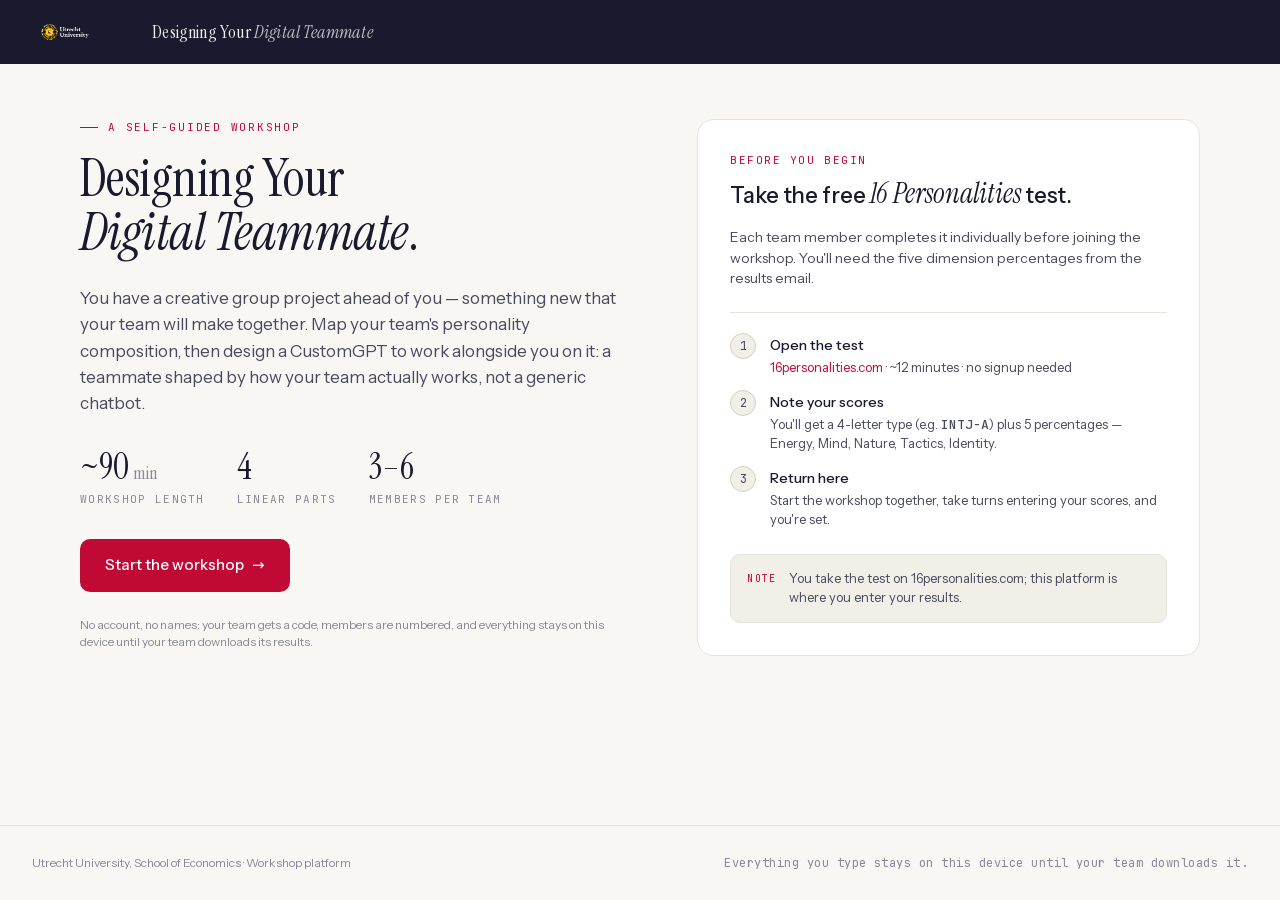
<file: index.html>
<!DOCTYPE html>
<html lang="en">
<head>
  <meta charset="utf-8">
  <!-- The workshop runs on one shared (desktop) screen; phones render the
       1280px layout zoomed out rather than a broken reflow. -->
  <meta name="viewport" content="width=1280">
  <meta name="description" content="Workshop platform: map your team's personality composition, then design a CustomGPT that fits your team. Utrecht University, School of Economics.">
  <!-- Research tool for invited participants — keep out of search engines. -->
  <meta name="robots" content="noindex">
  <title>Designing Your Digital Teammate — Workshop Platform</title>
  <link rel="icon" type="image/svg+xml" href="assets/favicon.svg">
  <link rel="stylesheet" href="css/styles.css">
</head>
<body>
  <div id="root"></div>
  <noscript>
    <div style="max-width:520px;margin:80px auto;font-family:system-ui,sans-serif;text-align:center;color:#1A1A2E">
      <h1 style="font-size:22px">This workshop needs JavaScript</h1>
      <p>Please enable JavaScript (or use another browser) and reload the page.</p>
    </div>
  </noscript>

  <!-- Vendored libraries (self-hosted: the page makes no external requests) -->
  <script src="js/vendor/react.production.min.js"></script>
  <script src="js/vendor/react-dom.production.min.js"></script>
  <script src="js/vendor/qrcode.js"></script>
  <script src="js/vendor/babel.min.js"></script>

  <!-- App modules: JSX, compiled in the browser by Babel (no build step).
       Order matters — later files use globals defined by earlier ones. -->
  <script type="text/babel" src="js/config.js"></script>
  <script type="text/babel" src="js/constants.js"></script>
  <script type="text/babel" src="js/storage.js"></script>
  <script type="text/babel" src="js/onboarding.js"></script>
  <script type="text/babel" src="js/team-profile.js"></script>
  <script type="text/babel" src="js/design-canvas.js"></script>
  <script type="text/babel" src="js/evaluate.js"></script>
  <script type="text/babel" src="js/export.js"></script>
  <script type="text/babel" src="js/handoff.js"></script>
  <script type="text/babel" src="js/app.js"></script>
</body>
</html>
</file>
<file: css/styles.css>
/* ============================================================
   Designing Your Digital Teammate — stylesheet
   Part 1: self-hosted fonts (Instrument Sans / Instrument Serif /
           JetBrains Mono, subset woff2 files in assets/fonts/)
   Part 2: design tokens + app styles
   ============================================================ */

/* latin-ext */
@font-face {
  font-family: 'Instrument Sans';
  font-style: italic;
  font-weight: 400;
  font-stretch: 100%;
  font-display: swap;
  src: url("../assets/fonts/instrument-sans-italic-latin-ext.woff2") format('woff2');
  unicode-range: U+0100-02BA, U+02BD-02C5, U+02C7-02CC, U+02CE-02D7, U+02DD-02FF, U+0304, U+0308, U+0329, U+1D00-1DBF, U+1E00-1E9F, U+1EF2-1EFF, U+2020, U+20A0-20AB, U+20AD-20C0, U+2113, U+2C60-2C7F, U+A720-A7FF;
}
/* latin */
@font-face {
  font-family: 'Instrument Sans';
  font-style: italic;
  font-weight: 400;
  font-stretch: 100%;
  font-display: swap;
  src: url("../assets/fonts/instrument-sans-italic-latin.woff2") format('woff2');
  unicode-range: U+0000-00FF, U+0131, U+0152-0153, U+02BB-02BC, U+02C6, U+02DA, U+02DC, U+0304, U+0308, U+0329, U+2000-206F, U+20AC, U+2122, U+2191, U+2193, U+2212, U+2215, U+FEFF, U+FFFD;
}
/* latin-ext */
@font-face {
  font-family: 'Instrument Sans';
  font-style: normal;
  font-weight: 400;
  font-stretch: 100%;
  font-display: swap;
  src: url("../assets/fonts/instrument-sans-latin-ext.woff2") format('woff2');
  unicode-range: U+0100-02BA, U+02BD-02C5, U+02C7-02CC, U+02CE-02D7, U+02DD-02FF, U+0304, U+0308, U+0329, U+1D00-1DBF, U+1E00-1E9F, U+1EF2-1EFF, U+2020, U+20A0-20AB, U+20AD-20C0, U+2113, U+2C60-2C7F, U+A720-A7FF;
}
/* latin */
@font-face {
  font-family: 'Instrument Sans';
  font-style: normal;
  font-weight: 400;
  font-stretch: 100%;
  font-display: swap;
  src: url("../assets/fonts/instrument-sans-latin.woff2") format('woff2');
  unicode-range: U+0000-00FF, U+0131, U+0152-0153, U+02BB-02BC, U+02C6, U+02DA, U+02DC, U+0304, U+0308, U+0329, U+2000-206F, U+20AC, U+2122, U+2191, U+2193, U+2212, U+2215, U+FEFF, U+FFFD;
}
/* latin-ext */
@font-face {
  font-family: 'Instrument Sans';
  font-style: normal;
  font-weight: 500;
  font-stretch: 100%;
  font-display: swap;
  src: url("../assets/fonts/instrument-sans-latin-ext.woff2") format('woff2');
  unicode-range: U+0100-02BA, U+02BD-02C5, U+02C7-02CC, U+02CE-02D7, U+02DD-02FF, U+0304, U+0308, U+0329, U+1D00-1DBF, U+1E00-1E9F, U+1EF2-1EFF, U+2020, U+20A0-20AB, U+20AD-20C0, U+2113, U+2C60-2C7F, U+A720-A7FF;
}
/* latin */
@font-face {
  font-family: 'Instrument Sans';
  font-style: normal;
  font-weight: 500;
  font-stretch: 100%;
  font-display: swap;
  src: url("../assets/fonts/instrument-sans-latin.woff2") format('woff2');
  unicode-range: U+0000-00FF, U+0131, U+0152-0153, U+02BB-02BC, U+02C6, U+02DA, U+02DC, U+0304, U+0308, U+0329, U+2000-206F, U+20AC, U+2122, U+2191, U+2193, U+2212, U+2215, U+FEFF, U+FFFD;
}
/* latin-ext */
@font-face {
  font-family: 'Instrument Sans';
  font-style: normal;
  font-weight: 600;
  font-stretch: 100%;
  font-display: swap;
  src: url("../assets/fonts/instrument-sans-latin-ext.woff2") format('woff2');
  unicode-range: U+0100-02BA, U+02BD-02C5, U+02C7-02CC, U+02CE-02D7, U+02DD-02FF, U+0304, U+0308, U+0329, U+1D00-1DBF, U+1E00-1E9F, U+1EF2-1EFF, U+2020, U+20A0-20AB, U+20AD-20C0, U+2113, U+2C60-2C7F, U+A720-A7FF;
}
/* latin */
@font-face {
  font-family: 'Instrument Sans';
  font-style: normal;
  font-weight: 600;
  font-stretch: 100%;
  font-display: swap;
  src: url("../assets/fonts/instrument-sans-latin.woff2") format('woff2');
  unicode-range: U+0000-00FF, U+0131, U+0152-0153, U+02BB-02BC, U+02C6, U+02DA, U+02DC, U+0304, U+0308, U+0329, U+2000-206F, U+20AC, U+2122, U+2191, U+2193, U+2212, U+2215, U+FEFF, U+FFFD;
}
/* latin-ext */
@font-face {
  font-family: 'Instrument Sans';
  font-style: normal;
  font-weight: 700;
  font-stretch: 100%;
  font-display: swap;
  src: url("../assets/fonts/instrument-sans-latin-ext.woff2") format('woff2');
  unicode-range: U+0100-02BA, U+02BD-02C5, U+02C7-02CC, U+02CE-02D7, U+02DD-02FF, U+0304, U+0308, U+0329, U+1D00-1DBF, U+1E00-1E9F, U+1EF2-1EFF, U+2020, U+20A0-20AB, U+20AD-20C0, U+2113, U+2C60-2C7F, U+A720-A7FF;
}
/* latin */
@font-face {
  font-family: 'Instrument Sans';
  font-style: normal;
  font-weight: 700;
  font-stretch: 100%;
  font-display: swap;
  src: url("../assets/fonts/instrument-sans-latin.woff2") format('woff2');
  unicode-range: U+0000-00FF, U+0131, U+0152-0153, U+02BB-02BC, U+02C6, U+02DA, U+02DC, U+0304, U+0308, U+0329, U+2000-206F, U+20AC, U+2122, U+2191, U+2193, U+2212, U+2215, U+FEFF, U+FFFD;
}
/* latin-ext */
@font-face {
  font-family: 'Instrument Serif';
  font-style: italic;
  font-weight: 400;
  font-display: swap;
  src: url("../assets/fonts/instrument-serif-italic-latin-ext.woff2") format('woff2');
  unicode-range: U+0100-02BA, U+02BD-02C5, U+02C7-02CC, U+02CE-02D7, U+02DD-02FF, U+0304, U+0308, U+0329, U+1D00-1DBF, U+1E00-1E9F, U+1EF2-1EFF, U+2020, U+20A0-20AB, U+20AD-20C0, U+2113, U+2C60-2C7F, U+A720-A7FF;
}
/* latin */
@font-face {
  font-family: 'Instrument Serif';
  font-style: italic;
  font-weight: 400;
  font-display: swap;
  src: url("../assets/fonts/instrument-serif-italic-latin.woff2") format('woff2');
  unicode-range: U+0000-00FF, U+0131, U+0152-0153, U+02BB-02BC, U+02C6, U+02DA, U+02DC, U+0304, U+0308, U+0329, U+2000-206F, U+20AC, U+2122, U+2191, U+2193, U+2212, U+2215, U+FEFF, U+FFFD;
}
/* latin-ext */
@font-face {
  font-family: 'Instrument Serif';
  font-style: normal;
  font-weight: 400;
  font-display: swap;
  src: url("../assets/fonts/instrument-serif-latin-ext.woff2") format('woff2');
  unicode-range: U+0100-02BA, U+02BD-02C5, U+02C7-02CC, U+02CE-02D7, U+02DD-02FF, U+0304, U+0308, U+0329, U+1D00-1DBF, U+1E00-1E9F, U+1EF2-1EFF, U+2020, U+20A0-20AB, U+20AD-20C0, U+2113, U+2C60-2C7F, U+A720-A7FF;
}
/* latin */
@font-face {
  font-family: 'Instrument Serif';
  font-style: normal;
  font-weight: 400;
  font-display: swap;
  src: url("../assets/fonts/instrument-serif-latin.woff2") format('woff2');
  unicode-range: U+0000-00FF, U+0131, U+0152-0153, U+02BB-02BC, U+02C6, U+02DA, U+02DC, U+0304, U+0308, U+0329, U+2000-206F, U+20AC, U+2122, U+2191, U+2193, U+2212, U+2215, U+FEFF, U+FFFD;
}
/* cyrillic-ext */
@font-face {
  font-family: 'JetBrains Mono';
  font-style: normal;
  font-weight: 400;
  font-display: swap;
  src: url("../assets/fonts/jetbrains-mono-cyrillic-ext.woff2") format('woff2');
  unicode-range: U+0460-052F, U+1C80-1C8A, U+20B4, U+2DE0-2DFF, U+A640-A69F, U+FE2E-FE2F;
}
/* cyrillic */
@font-face {
  font-family: 'JetBrains Mono';
  font-style: normal;
  font-weight: 400;
  font-display: swap;
  src: url("../assets/fonts/jetbrains-mono-cyrillic.woff2") format('woff2');
  unicode-range: U+0301, U+0400-045F, U+0490-0491, U+04B0-04B1, U+2116;
}
/* greek */
@font-face {
  font-family: 'JetBrains Mono';
  font-style: normal;
  font-weight: 400;
  font-display: swap;
  src: url("../assets/fonts/jetbrains-mono-greek.woff2") format('woff2');
  unicode-range: U+0370-0377, U+037A-037F, U+0384-038A, U+038C, U+038E-03A1, U+03A3-03FF;
}
/* vietnamese */
@font-face {
  font-family: 'JetBrains Mono';
  font-style: normal;
  font-weight: 400;
  font-display: swap;
  src: url("../assets/fonts/jetbrains-mono-vietnamese.woff2") format('woff2');
  unicode-range: U+0102-0103, U+0110-0111, U+0128-0129, U+0168-0169, U+01A0-01A1, U+01AF-01B0, U+0300-0301, U+0303-0304, U+0308-0309, U+0323, U+0329, U+1EA0-1EF9, U+20AB;
}
/* latin-ext */
@font-face {
  font-family: 'JetBrains Mono';
  font-style: normal;
  font-weight: 400;
  font-display: swap;
  src: url("../assets/fonts/jetbrains-mono-latin-ext.woff2") format('woff2');
  unicode-range: U+0100-02BA, U+02BD-02C5, U+02C7-02CC, U+02CE-02D7, U+02DD-02FF, U+0304, U+0308, U+0329, U+1D00-1DBF, U+1E00-1E9F, U+1EF2-1EFF, U+2020, U+20A0-20AB, U+20AD-20C0, U+2113, U+2C60-2C7F, U+A720-A7FF;
}
/* latin */
@font-face {
  font-family: 'JetBrains Mono';
  font-style: normal;
  font-weight: 400;
  font-display: swap;
  src: url("../assets/fonts/jetbrains-mono-latin.woff2") format('woff2');
  unicode-range: U+0000-00FF, U+0131, U+0152-0153, U+02BB-02BC, U+02C6, U+02DA, U+02DC, U+0304, U+0308, U+0329, U+2000-206F, U+20AC, U+2122, U+2191, U+2193, U+2212, U+2215, U+FEFF, U+FFFD;
}
/* cyrillic-ext */
@font-face {
  font-family: 'JetBrains Mono';
  font-style: normal;
  font-weight: 500;
  font-display: swap;
  src: url("../assets/fonts/jetbrains-mono-cyrillic-ext.woff2") format('woff2');
  unicode-range: U+0460-052F, U+1C80-1C8A, U+20B4, U+2DE0-2DFF, U+A640-A69F, U+FE2E-FE2F;
}
/* cyrillic */
@font-face {
  font-family: 'JetBrains Mono';
  font-style: normal;
  font-weight: 500;
  font-display: swap;
  src: url("../assets/fonts/jetbrains-mono-cyrillic.woff2") format('woff2');
  unicode-range: U+0301, U+0400-045F, U+0490-0491, U+04B0-04B1, U+2116;
}
/* greek */
@font-face {
  font-family: 'JetBrains Mono';
  font-style: normal;
  font-weight: 500;
  font-display: swap;
  src: url("../assets/fonts/jetbrains-mono-greek.woff2") format('woff2');
  unicode-range: U+0370-0377, U+037A-037F, U+0384-038A, U+038C, U+038E-03A1, U+03A3-03FF;
}
/* vietnamese */
@font-face {
  font-family: 'JetBrains Mono';
  font-style: normal;
  font-weight: 500;
  font-display: swap;
  src: url("../assets/fonts/jetbrains-mono-vietnamese.woff2") format('woff2');
  unicode-range: U+0102-0103, U+0110-0111, U+0128-0129, U+0168-0169, U+01A0-01A1, U+01AF-01B0, U+0300-0301, U+0303-0304, U+0308-0309, U+0323, U+0329, U+1EA0-1EF9, U+20AB;
}
/* latin-ext */
@font-face {
  font-family: 'JetBrains Mono';
  font-style: normal;
  font-weight: 500;
  font-display: swap;
  src: url("../assets/fonts/jetbrains-mono-latin-ext.woff2") format('woff2');
  unicode-range: U+0100-02BA, U+02BD-02C5, U+02C7-02CC, U+02CE-02D7, U+02DD-02FF, U+0304, U+0308, U+0329, U+1D00-1DBF, U+1E00-1E9F, U+1EF2-1EFF, U+2020, U+20A0-20AB, U+20AD-20C0, U+2113, U+2C60-2C7F, U+A720-A7FF;
}
/* latin */
@font-face {
  font-family: 'JetBrains Mono';
  font-style: normal;
  font-weight: 500;
  font-display: swap;
  src: url("../assets/fonts/jetbrains-mono-latin.woff2") format('woff2');
  unicode-range: U+0000-00FF, U+0131, U+0152-0153, U+02BB-02BC, U+02C6, U+02DA, U+02DC, U+0304, U+0308, U+0329, U+2000-206F, U+20AC, U+2122, U+2191, U+2193, U+2212, U+2215, U+FEFF, U+FFFD;
}
/* cyrillic-ext */
@font-face {
  font-family: 'JetBrains Mono';
  font-style: normal;
  font-weight: 600;
  font-display: swap;
  src: url("../assets/fonts/jetbrains-mono-cyrillic-ext.woff2") format('woff2');
  unicode-range: U+0460-052F, U+1C80-1C8A, U+20B4, U+2DE0-2DFF, U+A640-A69F, U+FE2E-FE2F;
}
/* cyrillic */
@font-face {
  font-family: 'JetBrains Mono';
  font-style: normal;
  font-weight: 600;
  font-display: swap;
  src: url("../assets/fonts/jetbrains-mono-cyrillic.woff2") format('woff2');
  unicode-range: U+0301, U+0400-045F, U+0490-0491, U+04B0-04B1, U+2116;
}
/* greek */
@font-face {
  font-family: 'JetBrains Mono';
  font-style: normal;
  font-weight: 600;
  font-display: swap;
  src: url("../assets/fonts/jetbrains-mono-greek.woff2") format('woff2');
  unicode-range: U+0370-0377, U+037A-037F, U+0384-038A, U+038C, U+038E-03A1, U+03A3-03FF;
}
/* vietnamese */
@font-face {
  font-family: 'JetBrains Mono';
  font-style: normal;
  font-weight: 600;
  font-display: swap;
  src: url("../assets/fonts/jetbrains-mono-vietnamese.woff2") format('woff2');
  unicode-range: U+0102-0103, U+0110-0111, U+0128-0129, U+0168-0169, U+01A0-01A1, U+01AF-01B0, U+0300-0301, U+0303-0304, U+0308-0309, U+0323, U+0329, U+1EA0-1EF9, U+20AB;
}
/* latin-ext */
@font-face {
  font-family: 'JetBrains Mono';
  font-style: normal;
  font-weight: 600;
  font-display: swap;
  src: url("../assets/fonts/jetbrains-mono-latin-ext.woff2") format('woff2');
  unicode-range: U+0100-02BA, U+02BD-02C5, U+02C7-02CC, U+02CE-02D7, U+02DD-02FF, U+0304, U+0308, U+0329, U+1D00-1DBF, U+1E00-1E9F, U+1EF2-1EFF, U+2020, U+20A0-20AB, U+20AD-20C0, U+2113, U+2C60-2C7F, U+A720-A7FF;
}
/* latin */
@font-face {
  font-family: 'JetBrains Mono';
  font-style: normal;
  font-weight: 600;
  font-display: swap;
  src: url("../assets/fonts/jetbrains-mono-latin.woff2") format('woff2');
  unicode-range: U+0000-00FF, U+0131, U+0152-0153, U+02BB-02BC, U+02C6, U+02DA, U+02DC, U+0304, U+0308, U+0329, U+2000-206F, U+20AC, U+2122, U+2191, U+2193, U+2212, U+2215, U+FEFF, U+FFFD;
}

/* === Design tokens === */
:root {
  --bg: #F8F7F4;
  --bg-tint: #F1EFE8;
  --bg-card: #FFFFFF;
  --ink: #1A1A2E;
  --ink-soft: #4A4A5E;
  --ink-mute: #8a8a97;
  --line: #E6E3DA;
  --line-strong: #D4D0C2;
  --accent: #C00A35;
  --accent-soft: #F7DCE2;
  --accent-deep: #8a0726;

  --analysts: #88619A;
  --diplomats: #33A474;
  --sentinels: #2563EB;
  --explorers: #E4AE3A;

  --analysts-soft: #ECE3F1;
  --diplomats-soft: #DDF1E7;
  --sentinels-soft: #DCE8FC;
  --explorers-soft: #F7EBCB;

  --radius-sm: 6px;
  --radius: 10px;
  --radius-lg: 16px;

  --font-sans: 'Instrument Sans', system-ui, -apple-system, sans-serif;
  --font-serif: 'Instrument Serif', 'Times New Roman', serif;
  --font-mono: 'JetBrains Mono', ui-monospace, 'SF Mono', Consolas, monospace;

  --shadow-card: 0 1px 0 rgba(26,26,46,.04), 0 1px 2px rgba(26,26,46,.04);
  --shadow-pop: 0 12px 32px -8px rgba(26,26,46,.18), 0 2px 6px rgba(26,26,46,.06);
}

* { box-sizing: border-box; }
html, body { margin: 0; padding: 0; }
body {
  font-family: var(--font-sans);
  background: var(--bg);
  color: var(--ink);
  font-size: 15px;
  line-height: 1.5;
  -webkit-font-smoothing: antialiased;
  text-rendering: optimizeLegibility;
}
button, input, textarea, select { font: inherit; color: inherit; }
button { cursor: pointer; background: none; border: 0; padding: 0; }
input, textarea { outline: none; }
a { color: var(--accent); text-decoration: none; }
a:hover { text-decoration: underline; }

::selection { background: var(--accent); color: #fff; }

.serif { font-family: var(--font-serif); font-weight: 400; }
.mono { font-family: var(--font-mono); }

/* === Layout === */
.app {
  min-height: 100vh;
  display: flex;
  flex-direction: column;
}

.appbar {
  background: var(--ink);
  color: #fff;
  height: 64px;
  display: flex;
  align-items: center;
  padding: 0 28px;
  gap: 24px;
  position: sticky;
  top: 0;
  z-index: 50;
}
.appbar .logo {
  height: 38px;
  width: auto;
  display: block;
}
.appbar .title {
  font-family: var(--font-serif);
  font-size: 18px;
  letter-spacing: .01em;
  opacity: .92;
  margin-left: 4px;
}
.appbar .title em { font-style: italic; opacity: .78; }
.appbar .spacer { flex: 1; }
.appbar .team-pill {
  display: flex;
  align-items: center;
  gap: 10px;
  font-size: 13px;
  background: rgba(255,255,255,.07);
  border: 1px solid rgba(255,255,255,.12);
  padding: 7px 14px;
  border-radius: 999px;
  font-family: var(--font-mono);
  letter-spacing: .04em;
}
.appbar .team-pill b { font-weight: 500; color: #fff; }
.appbar .team-pill span { opacity: .65; font-size: 11px; text-transform: uppercase; letter-spacing: .12em; }

.appbar .quick-jump {
  font-size: 12px;
  opacity: .55;
  color: #fff;
  border: 1px solid rgba(255,255,255,.15);
  padding: 6px 10px;
  border-radius: 999px;
  display: inline-flex;
  align-items: center;
  gap: 6px;
  letter-spacing: .04em;
  text-transform: uppercase;
}
.appbar .quick-jump:hover { opacity: 1; border-color: rgba(255,255,255,.4); }

/* === Stepper === */
.stepper {
  background: var(--bg);
  border-bottom: 1px solid var(--line);
  padding: 18px 32px;
  display: flex;
  align-items: center;
  gap: 0;
  position: sticky;
  top: 64px;
  z-index: 40;
}
.stepper .step {
  display: flex;
  align-items: center;
  gap: 12px;
  flex: 1;
  position: relative;
}
.stepper .step + .step::before {
  content: '';
  position: absolute;
  left: 0;
  top: 50%;
  transform: translate(-50%, -50%);
  width: 24px;
  height: 1px;
  background: var(--line-strong);
}
.stepper .dot {
  width: 28px;
  height: 28px;
  border-radius: 50%;
  border: 1.5px solid var(--line-strong);
  display: grid;
  place-items: center;
  font-family: var(--font-mono);
  font-size: 12px;
  color: var(--ink-mute);
  background: var(--bg);
  flex-shrink: 0;
}
.stepper .step.done .dot {
  background: var(--ink);
  color: #fff;
  border-color: var(--ink);
}
.stepper .step.current .dot {
  background: var(--accent);
  color: #fff;
  border-color: var(--accent);
  box-shadow: 0 0 0 4px var(--accent-soft);
}
.stepper .step-label .kicker {
  font-family: var(--font-mono);
  font-size: 10px;
  letter-spacing: .14em;
  text-transform: uppercase;
  color: var(--ink-mute);
  display: block;
}
.stepper .step-label .name {
  font-size: 13px;
  color: var(--ink-soft);
  line-height: 1.2;
}
.stepper .step.current .step-label .name { color: var(--ink); font-weight: 500; }
.stepper .step.done .step-label .name { color: var(--ink); }

/* === Main === */
.main {
  flex: 1;
  padding: 48px 32px 96px;
}
.container {
  max-width: 1120px;
  margin: 0 auto;
}
.container-narrow { max-width: 760px; margin: 0 auto; }
.container-wide { max-width: 1280px; margin: 0 auto; }

/* === Type === */
h1, h2, h3, h4 { margin: 0; font-weight: 500; }
.eyebrow {
  font-family: var(--font-mono);
  font-size: 11px;
  letter-spacing: .16em;
  text-transform: uppercase;
  color: var(--accent);
  display: inline-flex;
  align-items: center;
  gap: 10px;
}
.eyebrow::before {
  content: '';
  width: 18px;
  height: 1px;
  background: var(--accent);
}
.eyebrow.muted { color: var(--ink-mute); }
.eyebrow.muted::before { background: var(--ink-mute); }

.h-display {
  font-family: var(--font-serif);
  font-weight: 400;
  font-size: 52px;
  line-height: 1.05;
  letter-spacing: -0.01em;
  color: var(--ink);
}
.h-display em { font-style: italic; }
.h1 {
  font-family: var(--font-serif);
  font-weight: 400;
  font-size: 40px;
  line-height: 1.1;
  letter-spacing: -0.01em;
}
.h2 {
  font-size: 22px;
  line-height: 1.25;
  font-weight: 500;
  letter-spacing: -0.005em;
}
.h3 {
  font-size: 16px;
  font-weight: 600;
  letter-spacing: .005em;
}
.lede {
  font-size: 17px;
  color: var(--ink-soft);
  line-height: 1.55;
  max-width: 60ch;
}
.helper {
  font-size: 13px;
  color: var(--ink-mute);
  line-height: 1.45;
}

/* === Inputs === */
.field { display: block; }
.field label, .label {
  display: block;
  font-size: 13px;
  font-weight: 500;
  margin-bottom: 8px;
  color: var(--ink);
}
.field .sub {
  font-size: 12px;
  color: var(--ink-mute);
  margin-bottom: 8px;
  margin-top: -4px;
}
.input, .textarea, .select {
  width: 100%;
  background: var(--bg-card);
  border: 1px solid var(--line);
  border-radius: var(--radius);
  padding: 12px 14px;
  font-size: 15px;
  color: var(--ink);
  transition: border-color .12s, box-shadow .12s;
}
.input:focus, .textarea:focus, .select:focus {
  border-color: var(--ink);
  box-shadow: 0 0 0 4px rgba(26,26,46,.08);
}
.input.big {
  font-family: var(--font-serif);
  font-size: 28px;
  padding: 18px 18px;
  line-height: 1.2;
}
.input.mono {
  font-family: var(--font-mono);
  letter-spacing: .08em;
  text-transform: uppercase;
}
.textarea { resize: vertical; min-height: 110px; line-height: 1.5; }

/* === Buttons === */
.btn {
  display: inline-flex;
  align-items: center;
  justify-content: center;
  gap: 8px;
  padding: 12px 20px;
  border-radius: var(--radius);
  font-weight: 500;
  font-size: 14px;
  border: 1px solid transparent;
  transition: transform .08s, background .12s, border-color .12s, color .12s;
  white-space: nowrap;
}
.btn:active { transform: translateY(1px); }
.btn-primary {
  background: var(--accent);
  color: #fff;
}
.btn-primary:hover { background: var(--accent-deep); }
.btn-ghost {
  background: transparent;
  border-color: var(--line-strong);
  color: var(--ink);
}
.btn-ghost:hover { border-color: var(--ink); background: rgba(26,26,46,.03); }
.btn-dark {
  background: var(--ink); color: #fff;
}
.btn-dark:hover { background: #2a2a44; }
.btn-link {
  color: var(--ink-soft);
  padding: 8px 0;
  font-size: 14px;
}
.btn-link:hover { color: var(--accent); }
.btn-lg { padding: 14px 24px; font-size: 15px; }
.btn-sm { padding: 8px 14px; font-size: 13px; }
.btn[disabled] { opacity: .4; cursor: not-allowed; }
.btn .arrow { display: inline-block; transition: transform .15s; }
.btn-primary:hover .arrow { transform: translateX(3px); }

/* === Cards === */
.card {
  background: var(--bg-card);
  border: 1px solid var(--line);
  border-radius: var(--radius-lg);
  padding: 28px;
}
.card.flush { padding: 0; }
.card-bare {
  background: transparent;
  border: 1px dashed var(--line-strong);
  border-radius: var(--radius-lg);
  padding: 28px;
}
.card-head {
  display: flex;
  align-items: flex-start;
  justify-content: space-between;
  gap: 16px;
  padding-bottom: 18px;
  border-bottom: 1px solid var(--line);
  margin-bottom: 24px;
}
.card-head.no-border { border: 0; padding-bottom: 0; margin-bottom: 16px; }
.kbd {
  font-family: var(--font-mono);
  font-size: 11px;
  background: var(--bg-tint);
  border: 1px solid var(--line-strong);
  border-bottom-width: 2px;
  border-radius: 5px;
  padding: 2px 6px;
  color: var(--ink-soft);
}

/* === Role group palette === */
.role-Analysts  { --rg: var(--analysts);  --rg-soft: var(--analysts-soft); }
.role-Diplomats { --rg: var(--diplomats); --rg-soft: var(--diplomats-soft); }
.role-Sentinels { --rg: var(--sentinels); --rg-soft: var(--sentinels-soft); }
.role-Explorers { --rg: var(--explorers); --rg-soft: var(--explorers-soft); }

.tag-role {
  display: inline-flex;
  align-items: center;
  gap: 8px;
  font-size: 11px;
  font-family: var(--font-mono);
  letter-spacing: .12em;
  text-transform: uppercase;
  padding: 5px 10px;
  border-radius: 999px;
  background: var(--rg-soft);
  color: var(--rg);
}
.tag-role .swatch {
  width: 6px; height: 6px; border-radius: 50%; background: var(--rg);
}
.tag-mute {
  display: inline-flex; align-items: center; gap: 6px;
  font-size: 11px; font-family: var(--font-mono);
  letter-spacing: .12em; text-transform: uppercase;
  padding: 4px 9px; border-radius: 999px;
  background: var(--bg-tint); color: var(--ink-mute);
  border: 1px solid var(--line);
}

/* === Layout helpers === */
.row { display: flex; gap: 16px; }
.col { display: flex; flex-direction: column; gap: 16px; }
.stack-xs { display: flex; flex-direction: column; gap: 6px; }
.stack-sm { display: flex; flex-direction: column; gap: 12px; }
.stack-md { display: flex; flex-direction: column; gap: 20px; }
.stack-lg { display: flex; flex-direction: column; gap: 32px; }
.stack-xl { display: flex; flex-direction: column; gap: 48px; }
.grid-2 { display: grid; grid-template-columns: 1fr 1fr; gap: 24px; }
.grid-3 { display: grid; grid-template-columns: repeat(3, 1fr); gap: 20px; }
.grid-4 { display: grid; grid-template-columns: repeat(4, 1fr); gap: 16px; }
.between { display: flex; align-items: center; justify-content: space-between; gap: 16px; }
.flex-center { display: flex; align-items: center; gap: 12px; }
.mt-2 { margin-top: 8px; } .mt-4 { margin-top: 16px; } .mt-6 { margin-top: 24px; } .mt-8 { margin-top: 32px; }
.mb-2 { margin-bottom: 8px; } .mb-4 { margin-bottom: 16px; } .mb-6 { margin-bottom: 24px; }

/* === Role group cards === */
.rg-card {
  border: 1px solid var(--line);
  border-radius: var(--radius-lg);
  padding: 20px;
  background: var(--bg-card);
  position: relative;
  overflow: hidden;
}
.rg-card .rg-bar {
  position: absolute; top: 0; left: 0; right: 0; height: 4px;
  background: var(--rg);
}
.rg-card .rg-name {
  font-family: var(--font-serif);
  font-size: 22px;
  margin-top: 4px;
  margin-bottom: 4px;
  color: var(--ink);
}
.rg-card .rg-types {
  font-family: var(--font-mono);
  font-size: 11px;
  letter-spacing: .12em;
  color: var(--rg);
  margin-bottom: 12px;
}
.rg-card .rg-blurb {
  font-size: 13px;
  color: var(--ink-soft);
  line-height: 1.5;
  margin-bottom: 18px;
}
.rg-card .rg-count {
  display: flex; align-items: flex-end; justify-content: space-between;
  padding-top: 14px; border-top: 1px solid var(--line);
}
.rg-card .rg-num {
  font-family: var(--font-serif);
  font-size: 44px;
  line-height: 1;
  color: var(--ink);
}
.rg-card .rg-num.zero { color: var(--ink-mute); opacity: .5; }
.rg-card .rg-members {
  flex: 1;
  font-size: 12px;
  color: var(--ink-soft);
  text-align: right;
  font-family: var(--font-mono);
  letter-spacing: .04em;
}

/* === Dimension bar === */
.dim {
  padding: 22px 0;
  border-top: 1px solid var(--line);
}
.dim:first-child { border-top: 0; }
.dim-head {
  display: flex; align-items: baseline; justify-content: space-between;
  margin-bottom: 14px;
}
.dim-name {
  font-size: 13px; font-family: var(--font-mono);
  letter-spacing: .14em; text-transform: uppercase;
  color: var(--ink-mute);
}
.dim-poles {
  display: flex; align-items: baseline; justify-content: space-between;
  font-family: var(--font-serif); font-size: 20px;
}
.dim-pole { color: var(--ink); }
.dim-pole .pct { font-family: var(--font-mono); font-size: 12px; color: var(--ink-mute); margin-left: 6px; letter-spacing: .04em; }
.dim-track {
  position: relative;
  height: 36px;
  background: var(--bg-tint);
  border-radius: 999px;
  overflow: hidden;
}
.dim-track .midline {
  position: absolute; top: 0; bottom: 0; left: 50%; width: 1px;
  background: var(--line-strong);
}
.dim-track .marker {
  position: absolute;
  top: 50%;
  width: 10px; height: 10px;
  border-radius: 50%;
  background: var(--ink);
  border: 2px solid var(--bg);
  transform: translate(-50%, -50%);
  box-shadow: 0 1px 3px rgba(0,0,0,.2);
  z-index: 2;
}
.dim-track .marker.team {
  width: 16px; height: 16px; background: var(--accent);
  border-color: var(--bg-card);
  box-shadow: 0 0 0 3px var(--accent-soft);
}
/* Soft empty-field reminder (Part 2) — informational, dismissible, never blocking */
.soft-reminder {
  display: flex; align-items: center; justify-content: space-between; gap: 12px;
  font-size: 12px; color: var(--ink-soft);
  background: var(--bg-tint);
  border: 1px dashed var(--line-strong);
  border-radius: var(--radius-sm);
  padding: 8px 12px;
}
.soft-reminder .dismiss {
  color: var(--ink-mute); font-size: 11px; padding: 2px 4px; flex-shrink: 0;
}
.soft-reminder .dismiss:hover { color: var(--ink); }

.dim-name .dim-avg {
  color: var(--ink-soft);
  text-transform: none;
  letter-spacing: .04em;
}
.dim-track .marker-label {
  position: absolute;
  transform: translateX(-50%);
  font-family: var(--font-mono);
  font-size: 9px;
  line-height: 1;
  letter-spacing: .06em;
  color: var(--ink-soft);
  pointer-events: none;
  z-index: 3;
  white-space: nowrap;
}
.dim-track .marker-label.row-lower { bottom: 3px; }
.dim-track .marker-label.row-upper { top: 3px; }

/* === Slider (MB input) === */
.slider-wrap {
  padding: 24px 0;
  border-top: 1px solid var(--line);
}
.slider-wrap:first-child { border-top: 0; padding-top: 8px; }
.slider-head { display: flex; justify-content: space-between; align-items: baseline; margin-bottom: 10px; }
.slider-name { font-family: var(--font-mono); font-size: 11px; letter-spacing: .14em; text-transform: uppercase; color: var(--ink-mute); }
.slider-val { font-family: var(--font-mono); font-size: 13px; color: var(--ink); letter-spacing: .04em; }
.slider-poles { display: flex; justify-content: space-between; align-items: center; margin-top: 8px; }
.slider-poles .pole { font-family: var(--font-serif); font-size: 20px; }
.slider-poles .pole.right { text-align: right; }
.slider-poles .pole-letter { font-family: var(--font-mono); font-size: 12px; color: var(--ink-mute); display: block; letter-spacing: .12em; }

.slider-rail {
  position: relative;
  height: 56px;
  margin: 8px 0 4px;
}
.slider-rail .rail-bg {
  position: absolute; top: 50%; left: 0; right: 0; height: 8px;
  background: var(--bg-tint); border-radius: 999px; transform: translateY(-50%);
}
.slider-rail .rail-mid {
  position: absolute; left: 50%; top: 50%; width: 1px; height: 20px;
  background: var(--line-strong); transform: translate(-50%, -50%);
}
.slider-rail input[type=range] {
  position: absolute; inset: 0;
  width: 100%; height: 100%;
  -webkit-appearance: none; appearance: none;
  background: transparent; margin: 0;
}
.slider-rail input[type=range]::-webkit-slider-runnable-track {
  height: 56px; background: transparent;
}
.slider-rail input[type=range]::-webkit-slider-thumb {
  -webkit-appearance: none; appearance: none;
  width: 28px; height: 28px;
  border-radius: 50%;
  background: var(--accent);
  border: 3px solid #fff;
  box-shadow: 0 0 0 1px var(--line-strong), 0 4px 10px rgba(192,10,53,.28);
  cursor: grab;
  margin-top: 0;
}
.slider-rail input[type=range]:active::-webkit-slider-thumb { cursor: grabbing; }
.slider-rail input[type=range]::-moz-range-thumb {
  width: 28px; height: 28px; border-radius: 50%;
  background: var(--accent); border: 3px solid #fff;
  box-shadow: 0 0 0 1px var(--line-strong), 0 4px 10px rgba(192,10,53,.28);
}
.slider-rail .ticks {
  position: absolute; left: 0; right: 0; top: 50%;
  display: flex; justify-content: space-between;
  pointer-events: none;
  transform: translateY(-50%);
  padding: 0 4px;
}
.slider-rail .ticks i {
  display: block; width: 1px; height: 6px; background: var(--line-strong);
}

/* === Diamond plot (team composition) === */
.diamond-wrap {
  position: relative;
  aspect-ratio: 1;
  background: var(--bg-card);
  border: 1px solid var(--line);
  border-radius: var(--radius-lg);
  padding: 28px;
  overflow: hidden;
}

/* === Choice cards (16 types grid) === */
.type-grid {
  display: grid;
  grid-template-columns: repeat(4, 1fr);
  gap: 8px;
}
.type-card {
  position: relative;
  padding: 14px;
  background: var(--bg-card);
  border: 1px solid var(--line);
  border-radius: var(--radius);
  text-align: left;
  transition: border-color .12s, background .12s, transform .08s;
}
.type-card:hover { border-color: var(--ink-soft); }
.type-card.selected {
  border-color: var(--rg);
  background: var(--rg-soft);
  box-shadow: 0 0 0 1px var(--rg);
}
.type-card .code {
  font-family: var(--font-mono);
  font-size: 14px;
  font-weight: 600;
  color: var(--rg);
  letter-spacing: .04em;
}
.type-card .nickname {
  font-family: var(--font-serif);
  font-size: 17px;
  color: var(--ink);
  margin-top: 2px;
}
.type-card .group {
  font-family: var(--font-mono);
  font-size: 10px;
  letter-spacing: .12em;
  text-transform: uppercase;
  color: var(--ink-mute);
  margin-top: 6px;
}

/* === Member chips === */
.member-chip {
  display: inline-flex;
  align-items: center;
  gap: 8px;
  padding: 6px 10px 6px 6px;
  border: 1px solid var(--line);
  border-radius: 999px;
  background: var(--bg-card);
  font-size: 13px;
}
.member-chip .avatar {
  width: 24px; height: 24px; border-radius: 50%;
  background: var(--rg, var(--ink-soft));
  color: #fff;
  display: grid; place-items: center;
  font-size: 11px; font-weight: 600;
  font-family: var(--font-mono);
}
.member-chip .name { color: var(--ink); }
.member-chip .type { font-family: var(--font-mono); font-size: 11px; color: var(--ink-mute); letter-spacing: .04em; }
.member-chip.pending { border-style: dashed; opacity: .7; }
.member-chip.pending .avatar { background: var(--line-strong); color: var(--ink-mute); }
.member-chip.you { box-shadow: 0 0 0 2px var(--accent-soft); border-color: var(--accent); }

/* === Section / detail === */
.section-num {
  font-family: var(--font-mono);
  font-size: 11px;
  letter-spacing: .14em;
  color: var(--accent);
  text-transform: uppercase;
  margin-bottom: 6px;
}
.divider { height: 1px; background: var(--line); margin: 24px 0; }

.tip-callout {
  display: flex;
  gap: 12px;
  background: var(--bg-tint);
  border: 1px solid var(--line);
  border-radius: var(--radius);
  padding: 14px 16px;
  font-size: 13px;
  color: var(--ink-soft);
}
.tip-callout .tip-mark {
  font-family: var(--font-mono); font-size: 10px;
  letter-spacing: .14em; text-transform: uppercase;
  color: var(--accent); flex-shrink: 0; padding-top: 2px;
}

/* === Checkbox / radio === */
.check {
  display: flex;
  align-items: flex-start;
  gap: 12px;
  padding: 14px 16px;
  border: 1px solid var(--line);
  border-radius: var(--radius);
  cursor: pointer;
  background: var(--bg-card);
  transition: border-color .12s, background .12s;
}
.check:hover { border-color: var(--ink-soft); }
.check.checked { border-color: var(--ink); background: rgba(26,26,46,.02); }
.check .box {
  width: 20px; height: 20px;
  border: 1.5px solid var(--line-strong);
  border-radius: 5px; flex-shrink: 0;
  display: grid; place-items: center;
  background: var(--bg-card);
  margin-top: 1px;
  transition: all .12s;
}
.check.checked .box {
  background: var(--accent); border-color: var(--accent);
}
.check.checked .box::after {
  content: '';
  width: 10px; height: 6px;
  border-left: 2px solid #fff;
  border-bottom: 2px solid #fff;
  transform: rotate(-45deg) translateY(-2px);
}
.check .check-label { flex: 1; }
.check .check-title { font-weight: 500; color: var(--ink); font-size: 14px; }
.check .check-sub { font-size: 13px; color: var(--ink-soft); margin-top: 3px; line-height: 1.45; }
.check.disabled { opacity: .45; cursor: not-allowed; }

.radio { /* radio variant of .check */
}
.radio .box { border-radius: 50%; }
.radio.checked .box { background: #fff; border-color: var(--accent); border-width: 6px; }
.radio.checked .box::after { display: none; }

/* === Prompt output / code === */
.prompt-output {
  background: var(--ink);
  color: #efece5;
  border-radius: var(--radius-lg);
  padding: 28px;
  font-family: var(--font-mono);
  font-size: 13px;
  line-height: 1.65;
  white-space: pre-wrap;
  position: relative;
  border: 1px solid #2a2a44;
}
.prompt-output .copy {
  position: absolute; top: 16px; right: 16px;
  background: rgba(255,255,255,.08);
  color: #fff;
  border: 1px solid rgba(255,255,255,.15);
  padding: 7px 12px;
  border-radius: 6px;
  font-size: 11px;
  font-family: var(--font-mono);
  text-transform: uppercase;
  letter-spacing: .1em;
}
.prompt-output .copy:hover { background: rgba(255,255,255,.16); }
.prompt-output h4 {
  font-family: var(--font-serif);
  color: var(--accent);
  font-size: 16px;
  margin: 16px 0 4px;
  letter-spacing: 0;
}
.prompt-output h4:first-child { margin-top: 0; }
.prompt-output .meta {
  color: #807d77; font-size: 11px; text-transform: uppercase; letter-spacing: .14em;
}

/* === Code chip === */
.code-chip {
  display: inline-flex;
  align-items: center;
  background: var(--bg-tint);
  border: 1px solid var(--line);
  padding: 6px 12px;
  border-radius: 6px;
  font-family: var(--font-mono);
  font-size: 13px;
  letter-spacing: .12em;
  color: var(--ink);
}

/* === Footer === */
.footer {
  border-top: 1px solid var(--line);
  padding: 28px 32px;
  color: var(--ink-mute);
  font-size: 12px;
  display: flex; align-items: center; justify-content: space-between;
}
.footer .powered { font-family: var(--font-mono); letter-spacing: .04em; }

/* === Misc === */
.spinner {
  width: 16px; height: 16px;
  border: 2px solid currentColor;
  border-top-color: transparent;
  border-radius: 50%;
  display: inline-block;
  animation: spin 0.7s linear infinite;
}
@keyframes spin { to { transform: rotate(360deg); } }

.fade-in { animation: fadeIn .35s ease-out; }
@keyframes fadeIn {
  from { opacity: 0; transform: translateY(6px); }
  to { opacity: 1; transform: translateY(0); }
}

.dropdown-menu {
  position: absolute;
  top: calc(100% + 8px);
  right: 0;
  background: var(--bg-card);
  color: var(--ink);
  border: 1px solid var(--line);
  border-radius: var(--radius);
  box-shadow: var(--shadow-pop);
  padding: 6px;
  min-width: 220px;
  z-index: 100;
}
.dropdown-menu button {
  display: block;
  width: 100%;
  text-align: left;
  padding: 8px 12px;
  font-size: 13px;
  border-radius: 6px;
  color: var(--ink-soft);
}
.dropdown-menu button:hover { background: var(--bg-tint); color: var(--ink); }
.dropdown-menu button.current { color: var(--accent); background: var(--accent-soft); }
.dropdown-menu .menu-label {
  font-family: var(--font-mono); font-size: 10px;
  letter-spacing: .14em; text-transform: uppercase;
  color: var(--ink-mute); padding: 8px 12px 4px;
}

/* === Stat numbers === */
.stat-row { display: flex; gap: 32px; }
.stat .stat-num {
  font-family: var(--font-serif); font-size: 36px; line-height: 1;
}
.stat .stat-label {
  font-family: var(--font-mono); font-size: 11px; letter-spacing: .12em;
  text-transform: uppercase; color: var(--ink-mute); margin-top: 6px;
}

/* === Tabs === */
.tabs {
  display: flex;
  border-bottom: 1px solid var(--line);
  gap: 0;
  margin-bottom: 24px;
}
.tabs .tab {
  padding: 12px 18px;
  font-size: 13px;
  color: var(--ink-mute);
  border-bottom: 2px solid transparent;
  margin-bottom: -1px;
  font-family: var(--font-mono);
  letter-spacing: .08em;
  text-transform: uppercase;
}
.tabs .tab:hover { color: var(--ink-soft); }
.tabs .tab.active {
  color: var(--ink);
  border-color: var(--accent);
}
.tabs .tab .num {
  display: inline-block;
  color: var(--ink-mute);
  margin-right: 6px;
}
.tabs .tab.active .num { color: var(--accent); }

/* ============================================================
   Styles for screens added in the 2026 rebuild:
   team setup, per-member handoff, MB pole/percentage entry,
   export, and the Qualtrics handoff.
   ============================================================ */

/* === Privacy note (free-text screens) === */
.privacy-note {
  display: flex;
  align-items: center;
  gap: 10px;
  font-size: 13px;
  color: var(--ink-soft);
  background: var(--bg-tint);
  border: 1px solid var(--line);
  border-radius: var(--radius);
  padding: 10px 14px;
  margin-bottom: 20px;
}
.privacy-note::before {
  content: '☂';
  font-size: 15px;
  color: var(--accent);
}
.privacy-note b { color: var(--ink); font-weight: 500; }

/* === Demo banner pill (app bar) === */
.demo-pill {
  font-family: var(--font-mono);
  font-size: 10px;
  letter-spacing: .14em;
  text-transform: uppercase;
  color: var(--ink);
  background: var(--explorers);
  padding: 5px 10px;
  border-radius: 999px;
}

/* === Team code display (setup + handoff) === */
.team-code-display {
  font-family: var(--font-mono);
  font-size: 56px;
  font-weight: 600;
  letter-spacing: .18em;
  color: var(--ink);
  padding: 18px 0 6px;
}

/* === Team size picker === */
.size-grid { display: flex; gap: 8px; flex-wrap: wrap; }
.size-btn {
  width: 52px; height: 52px;
  border: 1px solid var(--line-strong);
  border-radius: var(--radius);
  background: var(--bg-card);
  font-family: var(--font-mono);
  font-size: 18px;
  color: var(--ink-soft);
  transition: all .12s;
}
.size-btn:hover { border-color: var(--ink-soft); color: var(--ink); }
.size-btn.selected {
  background: var(--ink);
  border-color: var(--ink);
  color: #fff;
  box-shadow: 0 0 0 3px var(--accent-soft);
}

/* === Resume card (landing) === */
.resume-card {
  display: flex;
  align-items: center;
  justify-content: space-between;
  gap: 16px;
  border: 1px solid var(--line-strong);
  border-left: 3px solid var(--accent);
  border-radius: var(--radius);
  background: var(--bg-card);
  padding: 16px 20px;
}

/* === Member chip rows === */
.member-chip-row { display: flex; gap: 8px; flex-wrap: wrap; }

/* === MB input: pole + percentage entry === */
.dim-entry {
  display: flex;
  align-items: center;
  gap: 12px;
  margin: 10px 0 12px;
}
.pole-toggle {
  display: flex;
  flex: 1;
  border: 1px solid var(--line-strong);
  border-radius: var(--radius);
  overflow: hidden;
}
.pole-toggle button {
  flex: 1;
  padding: 9px 10px;
  font-size: 13px;
  color: var(--ink-soft);
  background: var(--bg-card);
  transition: all .12s;
}
.pole-toggle button + button { border-left: 1px solid var(--line); }
.pole-toggle button:hover { color: var(--ink); background: var(--bg-tint); }
.pole-toggle button.selected {
  background: var(--ink);
  color: #fff;
}
.pole-toggle button .mono { font-size: 11px; opacity: .65; }
.pct-entry { display: flex; align-items: center; gap: 6px; }
.pct-input {
  width: 76px;
  text-align: center;
  font-family: var(--font-mono);
  font-size: 15px;
  padding: 8px 10px;
}
.pct-input:disabled { opacity: .45; }
/* strip number-input spinners for a cleaner look */
.pct-input::-webkit-outer-spin-button,
.pct-input::-webkit-inner-spin-button { -webkit-appearance: none; margin: 0; }
.pct-input[type=number] { -moz-appearance: textfield; }
.pct-sign { color: var(--ink-mute); font-family: var(--font-mono); font-size: 13px; }

/* === Member edit button (team profile roster) === */
.edit-member {
  font-family: var(--font-mono);
  font-size: 10px;
  letter-spacing: .1em;
  text-transform: uppercase;
  color: var(--ink-mute);
  border: 1px solid var(--line);
  border-radius: 6px;
  padding: 4px 8px;
  flex-shrink: 0;
}
.edit-member:hover { color: var(--accent); border-color: var(--accent); }

/* === Evaluate: topic include toggle === */
.topic-include {
  width: 22px; height: 22px;
  border-radius: 50%;
  border: 1.5px solid var(--line-strong);
  background: var(--bg-card);
  color: #fff;
  font-size: 12px;
  font-family: var(--font-mono);
  display: grid;
  place-items: center;
  flex-shrink: 0;
  transition: all .12s;
}
.topic-include:hover { border-color: var(--ink); box-shadow: 0 0 0 3px var(--bg-tint); }
.topic-include.selected { background: var(--ink); border-color: var(--ink); }
.topic-include.selected.mandatory { background: var(--accent); border-color: var(--accent); }

/* === QR box (Qualtrics handoff) === */
.qr-box {
  display: inline-block;
  padding: 12px;
  background: #fff;
  border: 1px solid var(--line);
  border-radius: var(--radius);
}
.qr-box svg { display: block; width: 100%; height: 100%; }
</file>
